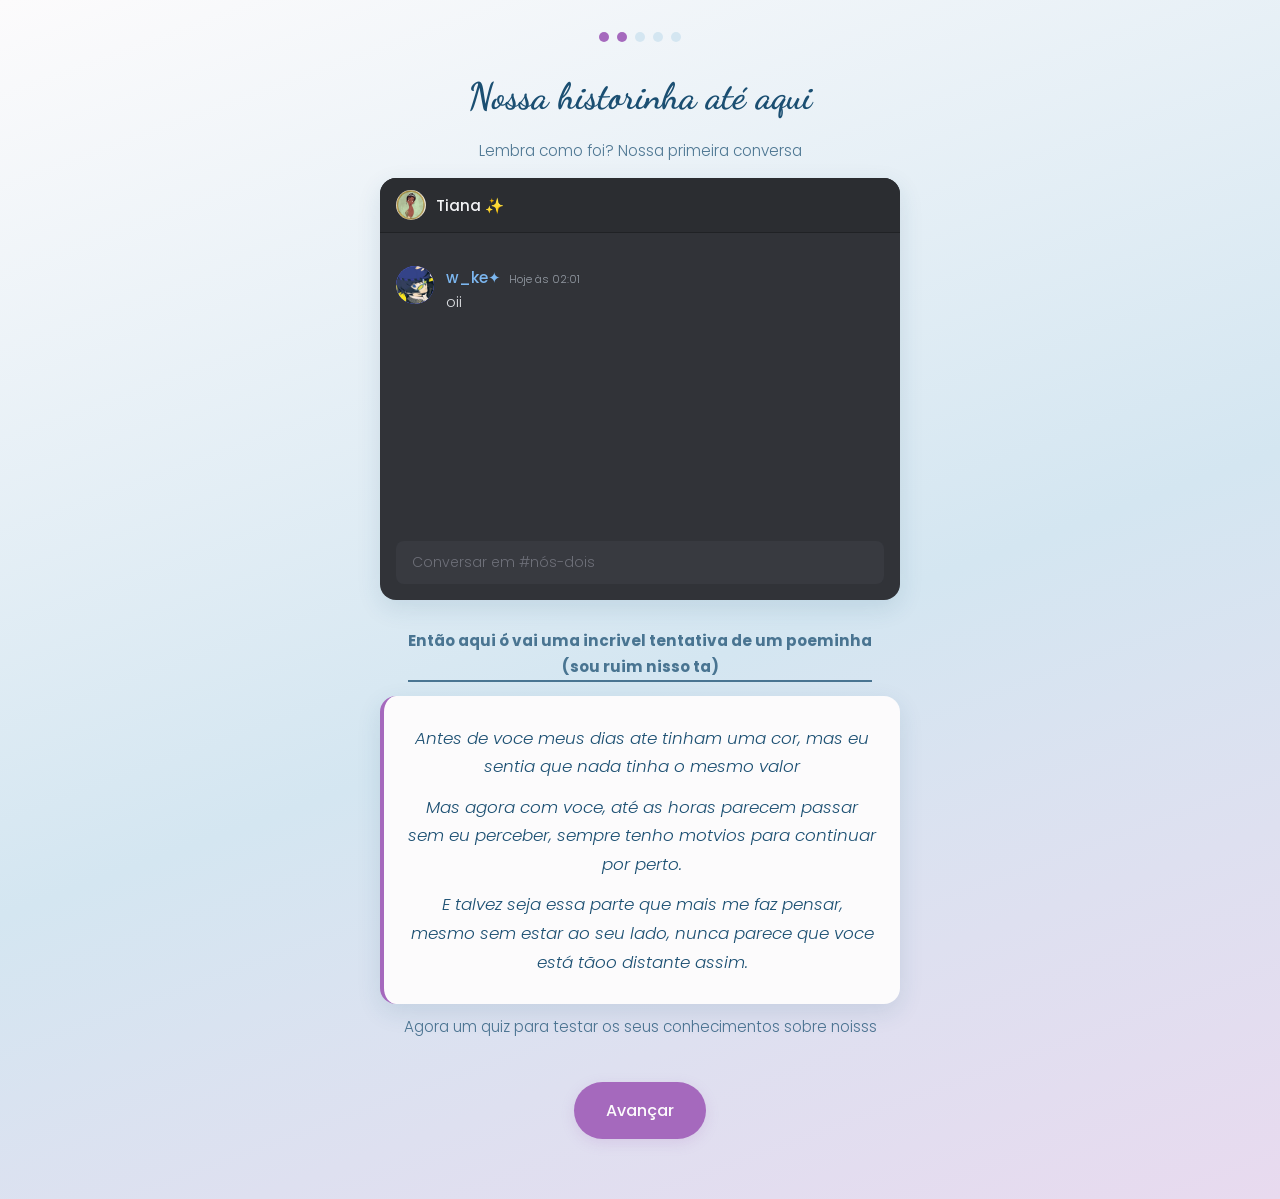
<file: site/arqS - Copia/memorias.html>
<!DOCTYPE html>
<html lang="pt-BR">
<head>
  <meta charset="UTF-8">
  <meta name="viewport" content="width=device-width, initial-scale=1.0">
  <title>Nossa História</title>
  <link rel="stylesheet" href="style.css">
   <link rel="shortcut icon" href="https://images.vexels.com/media/users/3/235900/isolated/lists/5665592ae394923e3eaf761c663c0fcf-emoji-de-sapo-de-aniversario.png" type="image/x-icon">
</head>
<body>

  <div class="container">
    <div class="progresso">
      <span class="ativo"></span>
      <span class="ativo"></span>
      <span></span>
      <span></span>
      <span></span>
    </div>

    <h2>Nossa historinha até aqui</h2>

    <p class="legenda-chat">Lembra como foi? Nossa primeira conversa</p>

    <div class="discord">
      <div class="discord-topo">
        <span class="discord-hash"><img src="img/ela.jpg" alt=""></span>
        <span class="discord-canal">Tiana ✨</span>
      </div>

      <div class="discord-mensagens" id="chat-corpo">
        <!-- coloquei no js para nn me perder -->
      </div>

      <div class="discord-input">
        <span>Conversar em #nós-dois</span>
      </div>
    </div>

        <p class="legenda-chat" style="font-weight: bold; border-bottom: 2px solid;">
          Então aqui ó vai uma incrivel tentativa de um poeminha <br> (sou ruim nisso ta)</p>

    <div class="card card-poema">
      <p>Antes de voce meus dias ate tinham uma cor, mas eu sentia que nada tinha o mesmo valor</p>
      <p>Mas agora com voce, até as horas parecem passar sem eu perceber,
         sempre tenho motvios para continuar por perto.</p>
      <p>E talvez seja essa parte que mais me faz pensar, mesmo sem estar ao seu lado,
         nunca parece que voce está tãoo distante assim.</p>
    </div>

    
        <p class="legenda-chat" style="margin-top:10px ;">
          Agora um quiz para testar os seus conhecimentos sobre noisss</p>

    <a href="quiz.html" class="btn">Avançar</a>
  </div>

  <script src="script.js"></script>
</body>
</html>
</file>
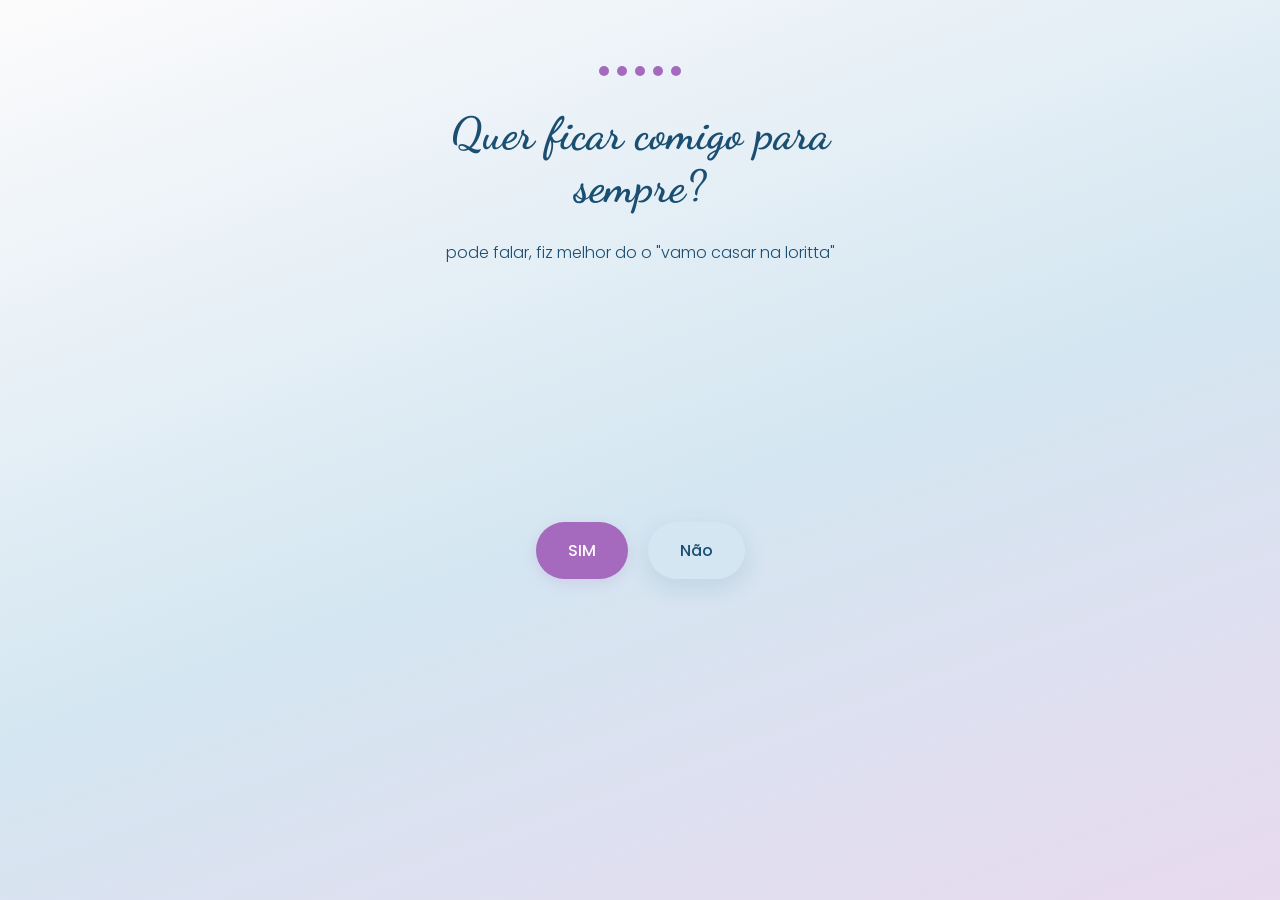
<file: site/arqS - Copia/pedido.html>
<!DOCTYPE html>
<html lang="pt-BR">
<head>
  <meta charset="UTF-8">
  <meta name="viewport" content="width=device-width, initial-scale=1.0">
  <title>O Pedido</title>
  <link rel="stylesheet" href="style.css">
  <link rel="shortcut icon" href="https://images.vexels.com/media/users/3/235900/isolated/lists/5665592ae394923e3eaf761c663c0fcf-emoji-de-sapo-de-aniversario.png" type="image/x-icon">

</head>
<body>

  <div class="container">
    <div class="progresso">
      <span class="ativo"></span>
      <span class="ativo"></span>
      <span class="ativo"></span>
      <span class="ativo"></span>
      <span class="ativo"></span>
    </div>

    <h1>Quer ficar comigo para sempre?</h1>
    <p>pode falar, fiz melhor do o "vamo casar na loritta"</p>
    
    
    <div class="palco-pedido">
      <div class="grupo-botoes-pedido" id="grupo-botoes">
        <button class="btn" id="btn-sim">SIM</button>
        <button class="btn" id="btn-nao">Não</button>
      </div>

      <div class="card card-comemoracao" id="card-comemoracao">
        <p>Prontooo, agora esta combinado hein, tipo, nao que ja nao estava antes, sabe? mas ce entendeu o ponto</p>
      </div>
    </div>
  </div>

  <script src="script.js"></script>
</body>
</html>
</file>
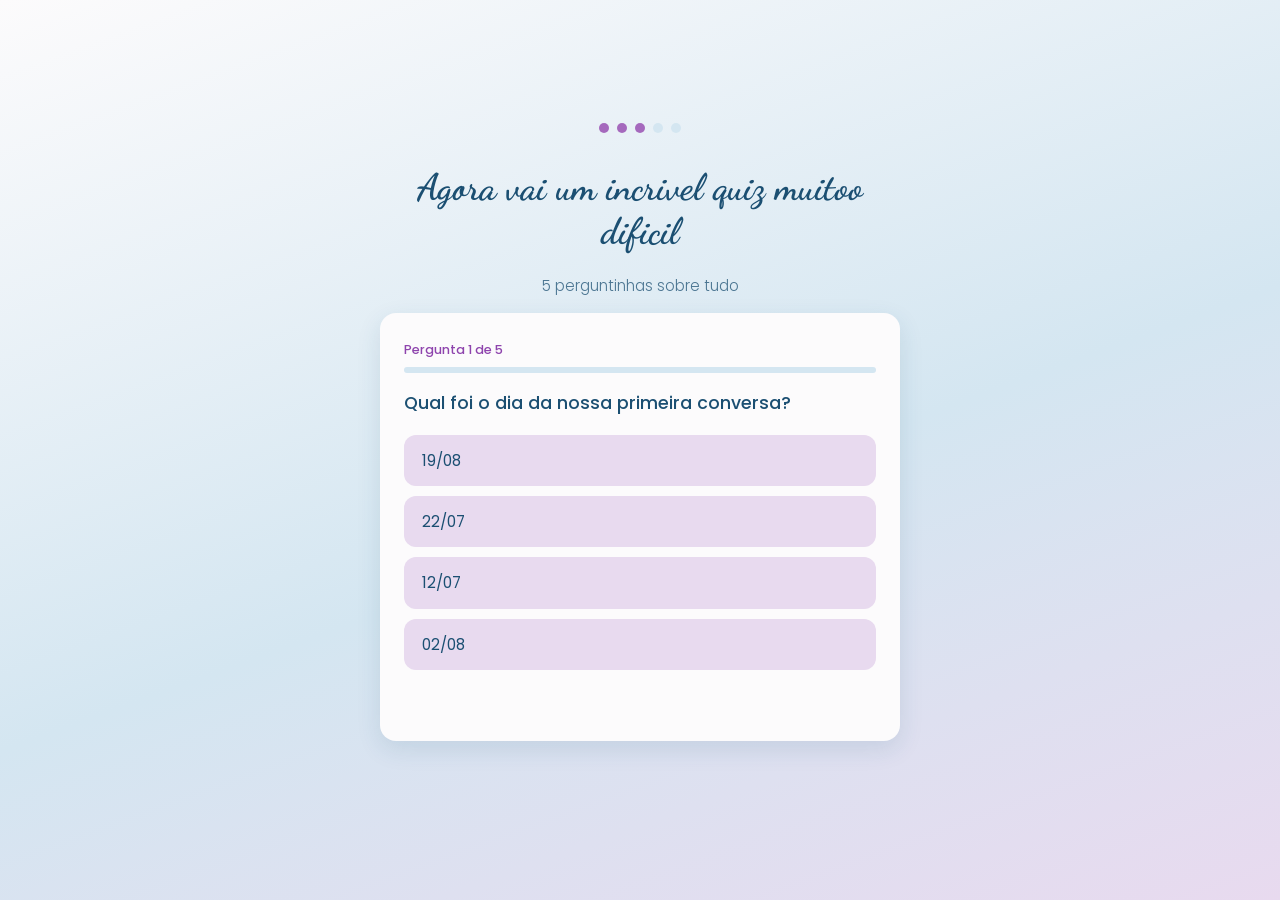
<file: site/arqS - Copia/quiz.html>
<!DOCTYPE html>
<html lang="pt-BR">
<head>
  <meta charset="UTF-8">
  <meta name="viewport" content="width=device-width, initial-scale=1.0">
  <title>Quiz da Nossa História</title>
  <link rel="stylesheet" href="style2.css">
  <link rel="stylesheet" href="style.css">
  <link rel="shortcut icon" href="https://images.vexels.com/media/users/3/235900/isolated/lists/5665592ae394923e3eaf761c663c0fcf-emoji-de-sapo-de-aniversario.png" type="image/x-icon">
</head>
<body>

  <div class="container">
    <div class="progresso">
      <span class="ativo"></span>
      <span class="ativo"></span>
      <span class="ativo"></span>
      <span></span>
      <span></span>
    </div>

    <h2>Agora vai um incrivel quiz muitoo dificil</h2>

    <p class="legenda-chat">5 perguntinhas sobre tudo</p>

    <div class="card quiz" id="quiz">
      <div class="quiz-topo">
        <span class="quiz-contador" id="quiz-contador">Pergunta 1 de 5</span>
        <div class="quiz-barra"><span id="quiz-barra-preenchida"></span></div>
      </div>

      <h3 class="quiz-pergunta" id="quiz-pergunta"></h3>

      <div class="quiz-opcoes" id="quiz-opcoes"></div>

      <p class="quiz-feedback" id="quiz-feedback" aria-live="polite"></p>

      <button type="button" class="btn quiz-btn-proximo" id="quiz-proximo" hidden>Próxima</button>
    </div>

    <div class="card quiz-final" id="quiz-final" hidden>
      <p class="quiz-final-titulo" id="quiz-final-titulo"></p>
      <p id="quiz-final-texto"></p>
      <a href="motivos.html" class="btn">Avançar</a>
    </div>
  </div>

  <script src="script2.js"></script>
  <script src="script.js"></script>
</body>
</html>
</file>
<file: site/arqS - Copia/style.css>
/* =========================================================
   Presente de Aniversário & Pedido — style.css
   Paleta: azul pastel, azul marinho, lilás pastel, lilás vibrante
   ========================================================= */

@import url('https://fonts.googleapis.com/css2?family=Dancing+Script:wght@600;700&family=Lora:ital,wght@1,400;1,500&family=Poppins:wght@300;400;500;600&display=swap');

:root {
  --azul-pastel: #D4E6F1;
  --azul-marinho: #1B4F72;
  --lilas-pastel: #E8DAEF;
  --lilas-vibrante: #A569BD;
  --lilas-vibrante-escuro: #8E44AD;
  --off-white: #FCFBFC;
  --sombra: 0 8px 24px rgba(27, 79, 114, 0.12);
  --sombra-suave: 0 4px 14px rgba(165, 105, 189, 0.18);
  --radius: 16px;
  --transicao: all 0.35s ease;
}

* {
  margin: 0;
  padding: 0;
  box-sizing: border-box;
}

html {
  scroll-behavior: smooth;
}

body {
  font-family: 'Poppins', sans-serif;
  background: linear-gradient(160deg, var(--off-white) 0%, var(--azul-pastel) 55%, var(--lilas-pastel) 100%);
  min-height: 100vh;
  color: var(--azul-marinho);
  display: flex;
  flex-direction: column;
  align-items: center;
  overflow-x: hidden;
}

.container {
  width: 100%;
  max-width: 480px;
  padding: 32px 20px 60px;
  display: flex;
  flex-direction: column;
  align-items: center;
  text-align: center;
  min-height: 100vh;
  justify-content: center;
}

h1, h2, .titulo-romantico {
  font-family: 'Dancing Script', cursive;
  color: var(--azul-marinho);
  line-height: 1.2;
}

h1 {
  font-size: clamp(2rem, 8vw, 2.8rem);
  margin-bottom: 24px;
}

h2 {
  font-size: clamp(1.7rem, 7vw, 2.3rem);
  margin-bottom: 20px;
}

p {
  font-weight: 300;
  line-height: 1.7;
  font-size: 1rem;
}

/* ---------- Cards ---------- */
.card {
  background: var(--off-white);
  border-radius: var(--radius);
  box-shadow: var(--sombra);
  padding: 28px 24px;
  width: 100%;
  transition: var(--transicao);
}

/* ---------- Botões ---------- */
.btn {
  display: inline-block;
  background: var(--lilas-vibrante);
  color: var(--off-white);
  font-family: 'Poppins', sans-serif;
  font-weight: 500;
  font-size: 1rem;
  border: none;
  border-radius: 50px;
  padding: 16px 32px;
  margin-top: 28px;
  cursor: pointer;
  box-shadow: var(--sombra-suave);
  transition: var(--transicao);
  text-decoration: none;
}

.btn:hover,
.btn:focus-visible {
  background: var(--lilas-vibrante-escuro);
  transform: translateY(-2px);
  box-shadow: 0 10px 20px rgba(165, 105, 189, 0.28);
}

.btn:focus-visible {
  outline: 3px solid var(--azul-marinho);
  outline-offset: 3px;
}

.btn-principal {
  font-size: 1.1rem;
  padding: 18px 36px;
  animation: pulsar 2.4s ease-in-out infinite;
}

@keyframes pulsar {
  0%, 100% { box-shadow: 0 0 0 0 rgba(165, 105, 189, 0.35); }
  50% { box-shadow: 0 0 0 12px rgba(165, 105, 189, 0); }
}

/* ---------- Tela 1: Parabéns ---------- */
.bolo-ilustracao {
  width: 180px;
  height: auto;
  margin-bottom: 8px;
  animation: balancar 3s ease-in-out infinite;
}

@keyframes balancar {
  0%, 100% { transform: rotate(-3deg); }
  50% { transform: rotate(3deg); }
}

.confetes-fundo {
  position: fixed;
  inset: 0;
  pointer-events: none;
  overflow: hidden;
  z-index: -1;
}

/* ---------- Tela 2: Memórias ---------- */
.grid-memorias {
  display: grid;
  grid-template-columns: repeat(2, 1fr);
  gap: 14px;
  width: 100%;
  margin-bottom: 28px;
}

.foto-memoria {
  width: 100%;
  aspect-ratio: 3 / 4;
  object-fit: cover;
  border-radius: 12px;
  box-shadow: var(--sombra-suave);
  transition: var(--transicao);
}

.foto-memoria:hover {
  transform: scale(1.04);
}

.card-poema {
  border-left: 4px solid var(--lilas-vibrante);
}

.card-poema p {
  font-style: italic;
  font-size: 1.05rem;
  color: var(--azul-marinho);
}

.card-poema p + p {
  margin-top: 12px;
}

/* ---------- Chat estilo Discord (memorias.html) ---------- */
.legenda-chat {
  font-size: 0.95rem;
  color: var(--azul-marinho);
  opacity: 0.75;
  margin-bottom: 14px;
}

.discord {
  width: 100%;
  background: #313338;
  border-radius: var(--radius);
  box-shadow: var(--sombra);
  overflow: hidden;
  margin-bottom: 28px;
  text-align: left;
  font-family: 'Poppins', 'gg sans', sans-serif;
}

.discord-topo {
  display: flex;
  align-items: center;
  gap: 10px;
  padding: 12px 16px;
  background: #2B2D31;
  border-bottom: 1px solid rgba(0, 0, 0, 0.25);
  color: #F2F3F5;
  font-size: 0.95rem;
  font-weight: 500;
}

.discord-hash {
  display: flex;
  align-items: center;
  justify-content: center;
  width: 30px;
  height: 30px;
  min-width: 30px;
  border-radius: 50%;
  overflow: hidden;
  background: var(--lilas-vibrante);
  color: #80848E;
  font-size: 1.25rem;
  font-weight: 400;
  line-height: 1;
}

/* Foto de perfil no cabeçalho: redonda e cortada no centro */
.discord-hash img {
  width: 100%;
  height: 100%;
  object-fit: cover;
  display: block;
}

.discord-mensagens {
  padding: 16px 0 8px;
  min-height: 300px;
  max-height: 420px;
  overflow-y: auto;
  scrollbar-width: thin;
  scrollbar-color: #1A1B1E #313338;
}

.discord-mensagens::-webkit-scrollbar {
  width: 8px;
}

.discord-mensagens::-webkit-scrollbar-thumb {
  background: #1A1B1E;
  border-radius: 4px;
}

.msg {
  display: flex;
  gap: 12px;
  padding: 3px 16px;
  opacity: 0;
  transform: translateY(6px);
  animation: msg-surgir 0.3s ease forwards;
}

.msg:hover {
  background: rgba(0, 0, 0, 0.12);
}

@keyframes msg-surgir {
  to { opacity: 1; transform: translateY(0); }
}

/* Primeira mensagem de um bloco: tem avatar e cabeçalho */
.msg-inicio {
  margin-top: 14px;
}

.msg-avatar {
  width: 38px;
  height: 38px;
  min-width: 38px;
  border-radius: 50%;
  display: flex;
  align-items: center;
  justify-content: center;
  font-size: 1.1rem;
  color: #fff;
}

.msg-avatar {
  position: relative;
  overflow: hidden;
  font-weight: 500;
}

/* A foto cobre a inicial; se a foto falhar, a inicial aparece */
.msg-avatar img {
  position: absolute;
  inset: 0;
  width: 100%;
  height: 100%;
  object-fit: cover;
  border-radius: 50%;
}

.msg-avatar-eu { background: var(--lilas-vibrante); }
.msg-avatar-voce { background: #5865F2; }

/* Espaço reservado no lugar do avatar em mensagens agrupadas */
.msg-avatar-vazio {
  width: 38px;
  min-width: 38px;
}

.msg-conteudo {
  flex: 1;
  min-width: 0;
}

.msg-cabecalho {
  display: flex;
  align-items: baseline;
  gap: 8px;
  margin-bottom: 2px;
  flex-wrap: wrap;
}

.msg-autor {
  font-size: 0.95rem;
  font-weight: 500;
}

.msg-autor-eu { color: #C9A0E8; }
.msg-autor-voce { color: #7CB7F0; }

.msg-hora {
  font-size: 0.7rem;
  color: #949BA4;
  font-weight: 300;
}

.msg-texto {
  font-size: 0.93rem;
  line-height: 1.45;
  color: #DBDEE1;
  font-weight: 300;
  word-wrap: break-word;
}

.msg-reacao {
  display: inline-flex;
  align-items: center;
  gap: 5px;
  margin-top: 6px;
  padding: 3px 8px;
  background: rgba(88, 101, 242, 0.15);
  border: 1px solid rgba(88, 101, 242, 0.5);
  border-radius: 8px;
  font-size: 0.8rem;
  color: #DBDEE1;
}

/* Narrador: comentário no meio da conversa */
.narrador {
  display: flex;
  align-items: center;
  gap: 10px;
  margin: 18px 16px 10px;
  opacity: 0;
  animation: msg-surgir 0.5s ease forwards;
}

.narrador::before,
.narrador::after {
  content: '';
  flex: 1;
  height: 1px;
  background: rgba(165, 105, 189, 0.45);
}

.narrador-texto {
  max-width: 78%;
  text-align: center;
  font-family: 'Lora', Georgia, serif;
  font-style: italic;
  font-size: 0.95rem;
  line-height: 1.5;
  color: #C9A0E8;
}

/* Indicador "está digitando..." */
.discord-digitando {
  display: flex;
  align-items: center;
  gap: 8px;
  padding: 6px 16px;
  font-size: 0.78rem;
  color: #949BA4;
  font-weight: 300;
}

.discord-digitando .pontos {
  display: flex;
  gap: 3px;
}

.discord-digitando .pontos span {
  width: 5px;
  height: 5px;
  border-radius: 50%;
  background: #949BA4;
  animation: piscar 1.1s infinite ease-in-out;
}

.discord-digitando .pontos span:nth-child(2) { animation-delay: 0.15s; }
.discord-digitando .pontos span:nth-child(3) { animation-delay: 0.3s; }

@keyframes piscar {
  0%, 100% { transform: translateY(0); opacity: 0.4; }
  50% { transform: translateY(-3px); opacity: 1; }
}

.discord-input {
  margin: 8px 16px 16px;
  padding: 11px 16px;
  background: #383A40;
  border-radius: 8px;
  color: #6D6F78;
  font-size: 0.88rem;
  font-weight: 300;
}

/* ---------- Tela 3: Motivos ---------- */
.grid-motivos {
  display: grid;
  grid-template-columns: 1fr 1fr;
  gap: 16px;
  width: 100%;
  margin: 24px 0 8px;
}

.card-motivo {
  padding: 20px 14px;
  background: var(--lilas-pastel);
  box-shadow: none;
}

.card-motivo .icone {
  font-size: 1.8rem;
  display: block;
  margin-bottom: 10px;
}

.card-motivo p {
  font-size: 0.9rem;
  color: var(--azul-marinho);
}

/* ---------- Tela 4: Pedido ---------- */
.palco-pedido {
  position: relative;
  width: 100%;
  min-height: 60vh;
  display: flex;
  flex-direction: column;
  align-items: center;
  justify-content: center;
}

.grupo-botoes-pedido {
  position: relative;
  width: 100%;
  min-height: 220px;
  display: flex;
  align-items: center;
  justify-content: center;
  gap: 20px;
}

#btn-sim {
  position: relative;
  z-index: 2;
}

#btn-nao {
  z-index: 3;
  background: var(--azul-pastel);
  color: var(--azul-marinho);
  box-shadow: var(--sombra);
}

#btn-nao:hover {
  background: var(--azul-pastel);
  transform: none;
}

.card-comemoracao {
  display: none;
  margin-top: 32px;
  background: var(--lilas-pastel);
  border: 2px solid var(--lilas-vibrante);
}

.card-comemoracao.mostrar {
  display: block;
  animation: aparecer 0.5s ease forwards;
}

@keyframes aparecer {
  from { opacity: 0; transform: translateY(12px) scale(0.96); }
  to { opacity: 1; transform: translateY(0) scale(1); }
}

.card-comemoracao p {
  font-family: 'Lora', Georgia, serif;
  font-size: 1.6rem;
  color: var(--azul-marinho);
}

/* ---------- Barra de progresso das telas ---------- */
.progresso {
  display: flex;
  gap: 8px;
  margin-bottom: 32px;
}

.progresso span {
  width: 10px;
  height: 10px;
  border-radius: 50%;
  background: var(--azul-pastel);
}

.progresso span.ativo {
  background: var(--lilas-vibrante);
}

/* ---------- Responsivo ---------- */
@media (min-width: 600px) {
  .container {
    max-width: 560px;
  }

  .grid-memorias {
    grid-template-columns: repeat(3, 1fr);
  }
}

@media (prefers-reduced-motion: reduce) {
  *, *::before, *::after {
    animation-duration: 0.01ms !important;
    animation-iteration-count: 1 !important;
    transition-duration: 0.01ms !important;
  }
}
</file>
<file: site/arqS - Copia/style2.css>
/* =========================================================
   QUIZ (quiz.html) — cole no FINAL do style.css
   ========================================================= */

[hidden] {
  display: none !important;
}

.quiz {
  text-align: left;
  margin-bottom: 8px;
}

.quiz-topo {
  margin-bottom: 18px;
}

.quiz-contador {
  display: block;
  font-size: 0.8rem;
  font-weight: 500;
  color: var(--lilas-vibrante-escuro);
  margin-bottom: 8px;
}

.quiz-barra {
  width: 100%;
  height: 6px;
  border-radius: 50px;
  background: var(--azul-pastel);
  overflow: hidden;
}

.quiz-barra span {
  display: block;
  height: 100%;
  width: 0;
  border-radius: 50px;
  background: var(--lilas-vibrante);
  transition: width 0.45s ease;
}

.quiz-pergunta {
  font-family: 'Poppins', sans-serif;
  font-weight: 500;
  font-size: 1.1rem;
  line-height: 1.45;
  color: var(--azul-marinho);
  margin-bottom: 18px;
}

.quiz-opcoes {
  display: flex;
  flex-direction: column;
  gap: 10px;
}

.quiz-opcao {
  width: 100%;
  text-align: left;
  font-family: 'Poppins', sans-serif;
  font-weight: 400;
  font-size: 0.95rem;
  line-height: 1.4;
  color: var(--azul-marinho);
  background: var(--lilas-pastel);
  border: 2px solid transparent;
  border-radius: 12px;
  padding: 13px 16px;
  cursor: pointer;
  transition: var(--transicao);
}

.quiz-opcao:hover:not(:disabled),
.quiz-opcao:focus-visible:not(:disabled) {
  border-color: var(--lilas-vibrante);
  transform: translateX(3px);
}

.quiz-opcao:focus-visible {
  outline: 3px solid var(--azul-marinho);
  outline-offset: 2px;
}

.quiz-opcao:disabled {
  cursor: default;
}

.quiz-opcao.correta {
  background: var(--lilas-vibrante);
  border-color: var(--lilas-vibrante-escuro);
  color: var(--off-white);
}

.quiz-opcao.errada {
  background: var(--azul-pastel);
  border-color: var(--azul-marinho);
  animation: tremer 0.4s ease;
}

@keyframes tremer {
  0%, 100% { transform: translateX(0); }
  25% { transform: translateX(-6px); }
  75% { transform: translateX(6px); }
}

.quiz-feedback {
  min-height: 1.7em;
  margin-top: 16px;
  font-family: 'Lora', Georgia, serif;
  font-style: italic;
  font-size: 1rem;
  color: var(--azul-marinho);
}

.quiz-btn-proximo {
  margin-top: 14px;
  padding: 14px 28px;
  animation: aparecer 0.4s ease forwards;
}

.quiz-final {
  margin-top: 8px;
  background: var(--lilas-pastel);
  border: 2px solid var(--lilas-vibrante);
  animation: aparecer 0.5s ease forwards;
}

.quiz-final-titulo {
  font-family: 'Dancing Script', cursive;
  font-size: 2rem;
  font-weight: 700;
  margin-bottom: 8px;
}
</file>
